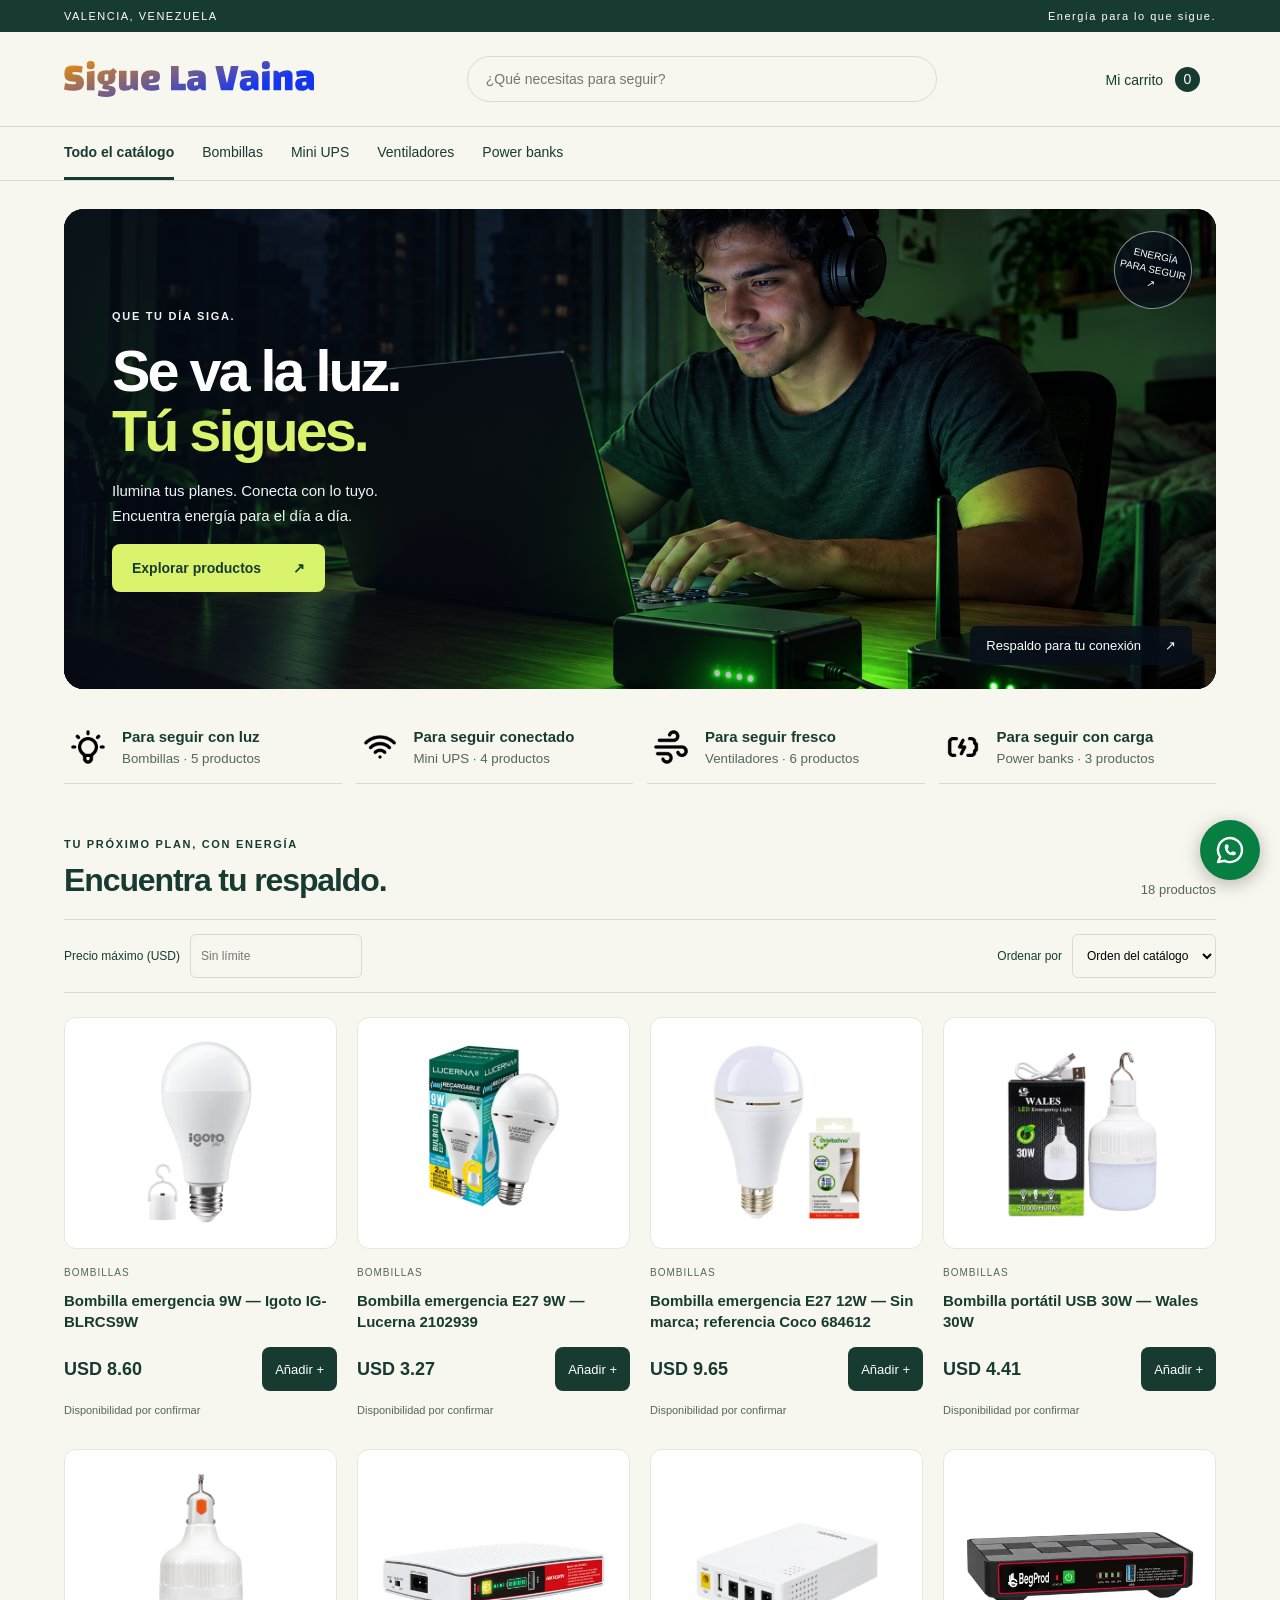
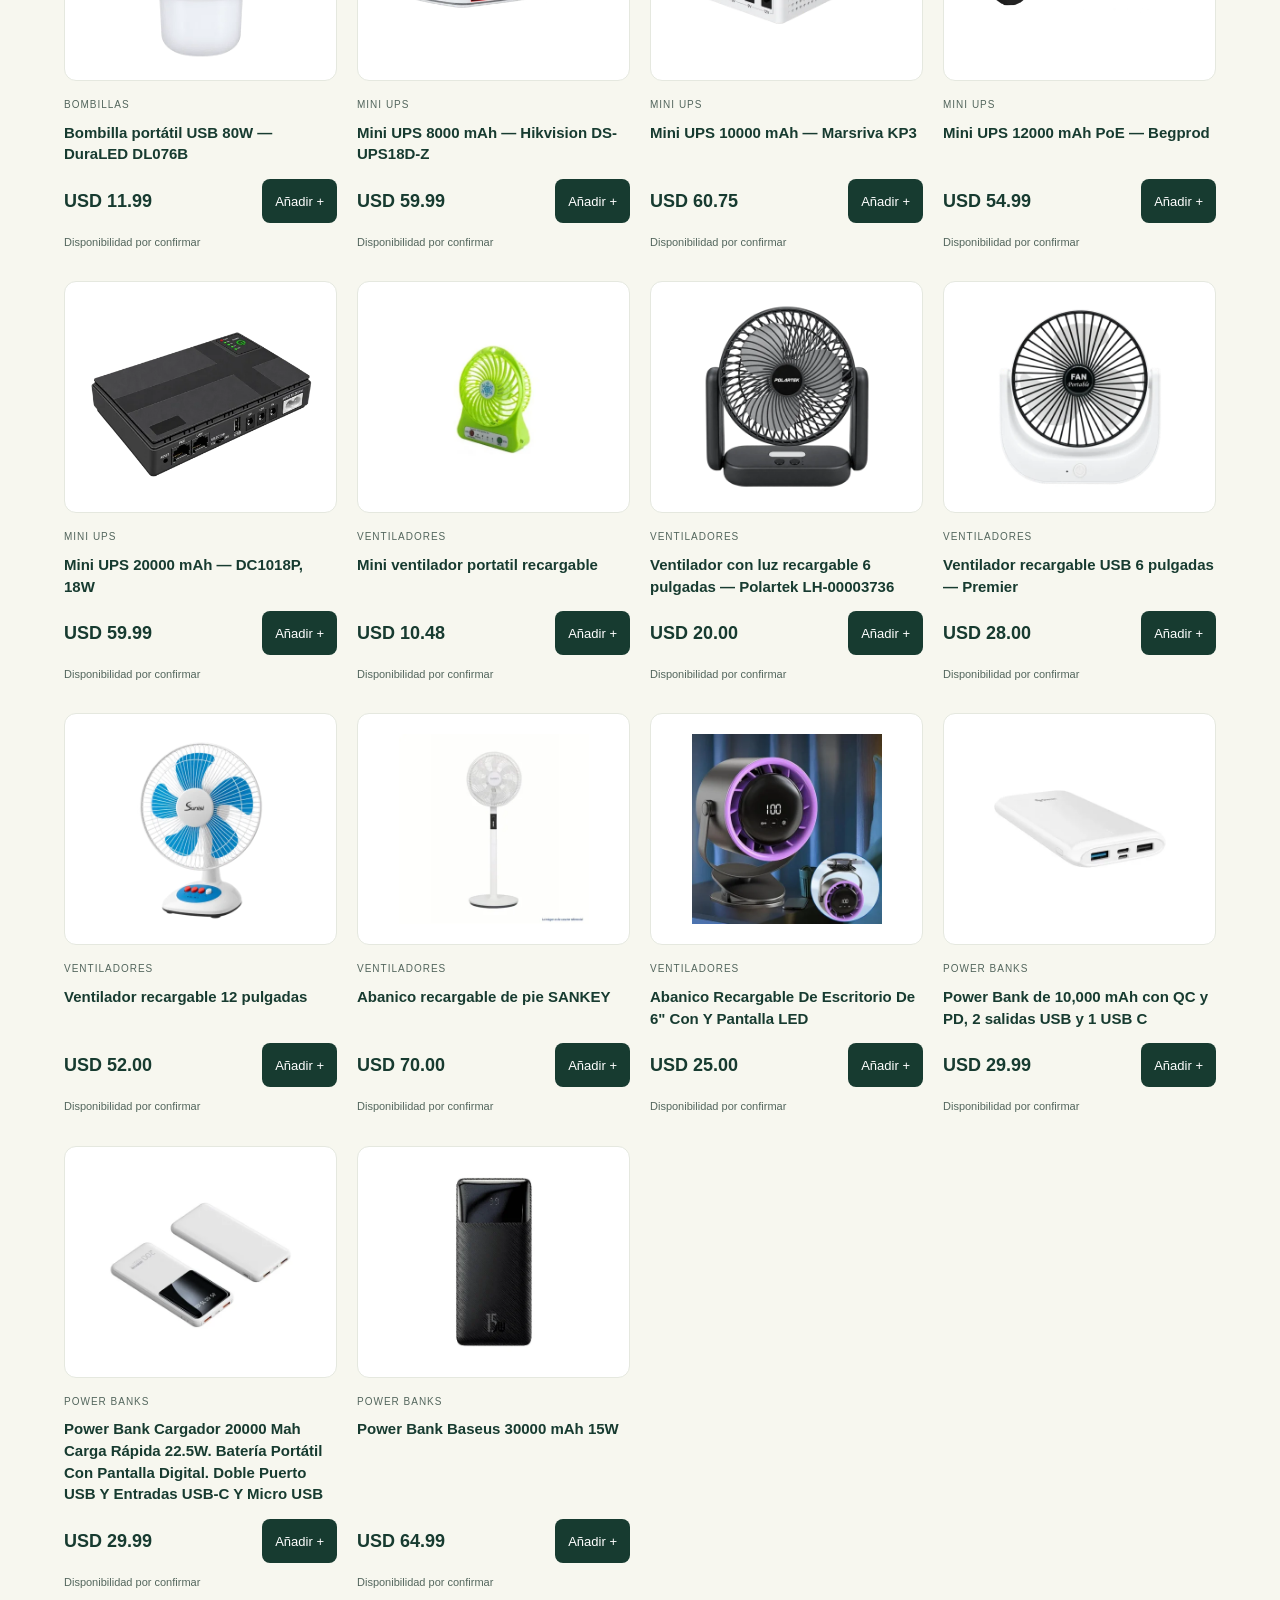
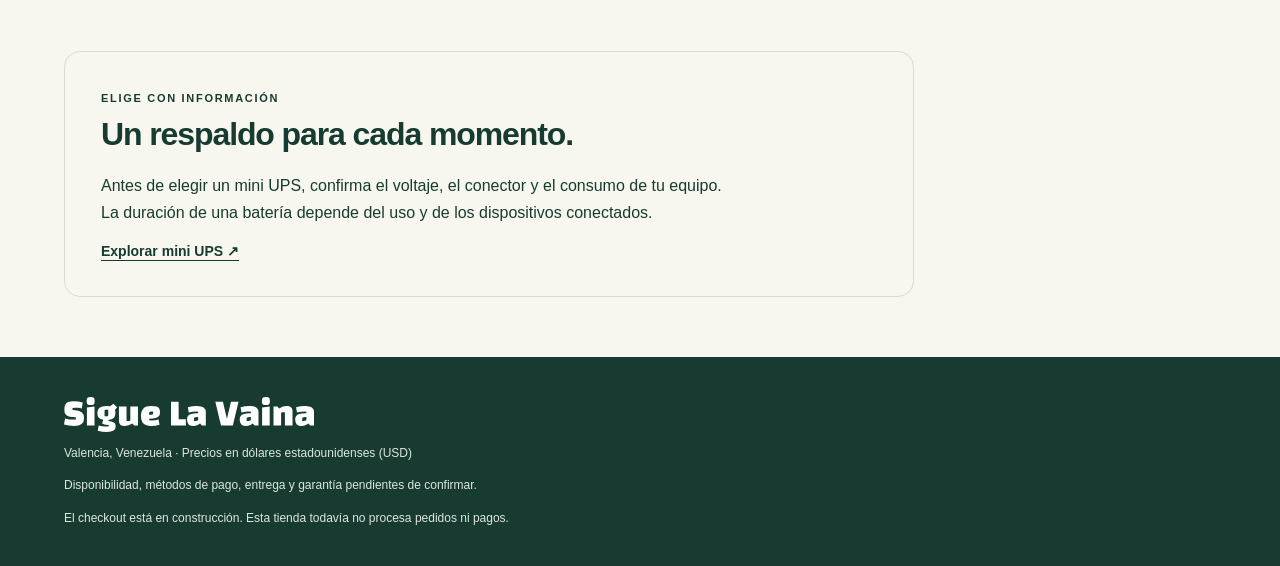
<file: index.html>
<!doctype html><html lang="es"><head><meta charset="utf-8"><!-- Google tag (gtag.js) -->
<script async src="https://www.googletagmanager.com/gtag/js?id=G-93LN6N6DQS"></script>
<script>
  window.dataLayer = window.dataLayer || [];
  function gtag(){dataLayer.push(arguments);}
  gtag('js', new Date());

  gtag('config', 'G-93LN6N6DQS');
</script><meta name="viewport" content="width=device-width,initial-scale=1"><meta name="description" content="Sigue la Vaina: iluminación, respaldo de internet, ventiladores y power banks en Valencia, Venezuela."><title>Sigue la Vaina · Energía para seguir</title><link rel="stylesheet" href="style.css?v=whatsapp-20261026"><script src="app.js?v=usd-20261029" defer></script><link rel="icon" href="./favicon.ico?v=20261026" sizes="any"><link rel="icon" type="image/png" sizes="32x32" href="./favicon-32x32.png?v=20261026"><link rel="icon" type="image/png" sizes="16x16" href="./favicon-16x16.png?v=20261026"><link rel="apple-touch-icon" sizes="180x180" href="./apple-touch-icon.png?v=20261026"><link rel="manifest" href="./site.webmanifest?v=20261026"><script type="text/javascript">
    (function(c,l,a,r,i,t,y){
        c[a]=c[a]||function(){(c[a].q=c[a].q||[]).push(arguments)};
        t=l.createElement(r);t.async=1;t.src="https://www.clarity.ms/tag/"+i;
        y=l.getElementsByTagName(r)[0];y.parentNode.insertBefore(t,y);
    })(window, document, "clarity", "script", "z4vqwaaoxu");
</script></head><body><a class="skip" href="#main">Ir al contenido</a><div class="top">VALENCIA, VENEZUELA <span>Energía para lo que sigue.</span></div><header><a class="brand" href="#inicio" aria-label="Sigue la Vaina, inicio"><img class="brand-logo" src="assets/brand/logo.svg" alt="Sigue La Vaina" width="283" height="40"></a><label class="search">Buscar productos<input id="search" type="search" placeholder="¿Qué necesitas para seguir?"></label><button id="cartButton" class="cart">Mi carrito <span id="count">0</span></button></header><nav aria-label="Categorías" id="nav"></nav><main id="main" tabindex="-1"><section id="hero" class="hero"><div><span class="eyebrow">QUE TU DÍA SIGA.</span><h1>Se va la luz.<br><em>Tú sigues.</em></h1><p>Ilumina tus planes. Conecta con lo tuyo.<br>Encuentra energía para el día a día.</p><a class="primary" href="#catalogo">Explorar productos <span>↗</span></a></div><div class="hero-photo"><span class="orbit">ENERGÍA<br>PARA SEGUIR ↗</span><img src="assets/landing_image_glow.png" alt="Persona usando su laptop de noche con respaldo de energía para el router" width="1672" height="941" fetchpriority="high"><a href="#producto/7">Respaldo para tu conexión <span>↗</span></a></div></section><section class="needs" aria-label="Compra por necesidad" id="needs"></section><section id="catalogo"><div class="sectionhead"><div><span class="eyebrow">TU PRÓXIMO PLAN, CON ENERGÍA</span><h2 id="heading">Encuentra tu respaldo.</h2></div><span id="results" aria-live="polite"></span></div><div class="toolbar"><label>Precio máximo (USD) <input id="max" type="number" min="0" step="0.01" placeholder="Sin límite"></label><label>Ordenar por <select id="sort"><option value="default">Orden del catálogo</option><option value="asc">Menor precio</option><option value="desc">Mayor precio</option><option value="name">Nombre A–Z</option></select></label></div><div id="grid" class="grid" aria-live="polite"><p>Cargando productos…</p></div></section><section class="guide"><span class="eyebrow">ELIGE CON INFORMACIÓN</span><h2>Un respaldo para cada momento.</h2><p>Antes de elegir un mini UPS, confirma el voltaje, el conector y el consumo de tu equipo. La duración de una batería depende del uso y de los dispositivos conectados.</p><a href="#categoria/mini-ups">Explorar mini UPS ↗</a></section></main><footer><a class="brand" href="#inicio"><img class="brand-logo" src="assets/brand/logo-white.svg" alt="Sigue La Vaina" width="283" height="40"></a><p>Valencia, Venezuela · Precios en dólares estadounidenses (USD)</p><p>Disponibilidad, métodos de pago, entrega y garantía pendientes de confirmar.</p><small>El checkout está en construcción. Esta tienda todavía no procesa pedidos ni pagos.</small></footer><dialog id="detail" aria-labelledby="detailTitle"></dialog><dialog id="basket" aria-labelledby="basketTitle"></dialog><div id="toast" role="status"></div><a class="whatsapp-float" href="https://wa.me/584121332966" target="_blank" rel="noopener noreferrer" aria-label="Chatear por WhatsApp al +58 412 133 2966">
  <svg xmlns="http://www.w3.org/2000/svg" width="32" height="32" viewBox="0 0 24 24" fill="none" stroke="currentColor" stroke-width="1.8" stroke-linecap="round" stroke-linejoin="round" aria-hidden="true" focusable="false">
    <path d="M3 21l1.65-3.8a9 9 0 1 1 3.4 2.9L3 21"/>
    <path d="M9 10a.5.5 0 0 0 1 0V9a.5.5 0 0 0-1 0v1a5 5 0 0 0 5 5h1a.5.5 0 0 0 0-1h-1a.5.5 0 0 0 0 1"/>
  </svg>
</a>
</body></html>
</file>
<file: style.css>
:root{--ink:#173b30;--paper:#f7f7ef;--lime:#d9f46c;--line:#d7dbd3;--muted:#53665d;--white:#fff;--radius:16px;font-family:Arial,Helvetica,sans-serif;color:var(--ink);background:var(--paper)}*{box-sizing:border-box}body{margin:0}a{color:inherit}button,input,select{font:inherit}button,a,input,select{touch-action:manipulation}button,a{cursor:pointer}button{color:inherit}button:focus-visible,a:focus-visible,input:focus-visible,select:focus-visible,summary:focus-visible{outline:3px solid #a94716;outline-offset:4px}button{min-height:44px;border:1px solid var(--line);border-radius:8px;background:white;padding:10px 16px}a{text-underline-offset:4px}.top{padding:10px 5%;background:var(--ink);color:white;font-size:11px;letter-spacing:1.5px;display:flex;justify-content:space-between}header{padding:24px 5%;display:flex;align-items:center;gap:40px;background:var(--paper)}.brand{font-weight:900;font-size:26px;line-height:.9;text-decoration:none;letter-spacing:-1.5px;display:flex;align-items:center;gap:12px}.mark{background:var(--lime);border-radius:50%;width:44px;height:44px;display:grid;place-items:center;font-size:35px}.dot{color:#50701b}.search{margin:auto;max-width:470px;flex:1;font-size:0}.search input{font-size:14px;width:100%;border:1px solid var(--line);padding:14px 18px;border-radius:30px;background:transparent}.cart{background:transparent;border:0;font-size:14px}.cart span{display:inline-grid;place-items:center;background:var(--ink);color:white;border-radius:50%;width:25px;height:25px;margin-left:8px}nav{border-block:1px solid var(--line);padding:0 5%;display:flex;gap:28px;overflow:auto}nav a{white-space:nowrap;text-decoration:none;padding:17px 0;font-size:14px;border-bottom:3px solid transparent}nav a[aria-current]{border-color:var(--ink);font-weight:bold}main{max-width:1440px;margin:auto;padding:28px 5% 60px}.hero{display:grid;grid-template-columns:1fr 1fr;min-height:350px;border-radius:20px;background:#e7ebdf;overflow:hidden}.hero>div:first-child{padding:38px 42px}.eyebrow{font-size:11px;font-weight:700;letter-spacing:1.7px}h1{font-size:clamp(38px,4.5vw,65px);line-height:1.03;letter-spacing:-3px;margin:18px 0}h1 em{font-style:normal;color:#507046}p{line-height:1.65}.hero p{font-size:15px}.primary{display:inline-flex;align-items:center;justify-content:space-between;gap:32px;border:0;text-decoration:none;background:var(--ink);color:white;padding:15px 20px;border-radius:8px;font-weight:600;font-size:14px;min-height:48px}.hero-photo{position:relative;display:flex;flex-direction:column;justify-content:center;align-items:center;background:#dee5d5;padding:20px}.hero-photo img{width:90%;height:260px;object-fit:contain;mix-blend-mode:multiply}.hero-photo>a{align-self:stretch;display:flex;justify-content:space-between;padding:10px 16px;font-size:13px;text-decoration:none}.orbit{position:absolute;right:24px;top:22px;border:1px solid #728561;border-radius:50%;height:78px;width:78px;display:grid;place-content:center;font-size:10px;line-height:1.4;text-align:center;transform:rotate(12deg)}.needs{display:grid;grid-template-columns:repeat(4,1fr);gap:14px;margin:22px 0 50px}.need{display:flex;justify-content:space-between;gap:10px;text-decoration:none;border-bottom:1px solid var(--line);padding:16px 4px}.need b{display:block;font-size:15px}.need small{display:block;color:var(--muted);margin-top:6px}.sectionhead{display:flex;align-items:end;justify-content:space-between;gap:16px}h2{font-size:32px;letter-spacing:-1.1px;margin:10px 0 20px}.sectionhead>span{font-size:13px;margin-bottom:22px;color:var(--muted)}.toolbar{display:flex;justify-content:space-between;gap:16px;border-block:1px solid var(--line);padding:14px 0;margin-bottom:24px}.toolbar label{font-size:12px;display:flex;align-items:center;gap:10px}.toolbar input,.toolbar select{padding:10px;border:1px solid var(--line);border-radius:6px;background:transparent;min-height:44px;max-width:185px}.grid{display:grid;grid-template-columns:repeat(4,minmax(0,1fr));gap:30px 20px}.card{display:flex;flex-direction:column;min-width:0}.product-image{position:relative;display:block;border-radius:12px;background:white;overflow:hidden;border:1px solid #e5e8df}.product-image img{display:block;width:100%;height:230px;object-fit:contain;padding:20px}.category{font-size:10px;letter-spacing:1px;text-transform:uppercase;color:var(--muted);margin:16px 0 8px}.card h3{font-size:15px;line-height:1.45;margin:0 0 14px;font-weight:600}.card h3 a{text-decoration:none}.card-bottom{display:flex;align-items:center;justify-content:space-between;gap:8px;margin-top:auto}.price{font-size:18px;font-weight:bold;white-space:nowrap}.add{border:0;background:var(--ink);color:white;padding:10px 13px;font-size:13px}.stock{font-size:11px;color:var(--muted);margin:10px 0 0}.guide{margin-top:60px;padding:36px;border:1px solid var(--line);border-radius:16px;max-width:850px}.guide p{max-width:640px}.guide a{font-size:14px;font-weight:bold}footer{background:var(--ink);color:#fff;padding:40px 5%}footer p,footer small{font-size:12px;color:#dde6df}dialog{border:0;border-radius:16px;padding:28px;width:min(900px,94vw);max-height:90dvh;overflow:auto;color:var(--ink);background:var(--paper)}dialog::backdrop{background:#102c25a6}.close{float:right}.detail-layout{display:grid;grid-template-columns:1fr 1fr;gap:28px;clear:both;padding-top:20px}.detail-layout img{width:100%;height:330px;object-fit:contain;background:white;border-radius:12px}.detail-layout h2{font-size:26px}.specs{white-space:pre-line;line-height:1.8;font-size:14px}.notice{padding:14px;background:#e8eddd;border-radius:8px;font-size:13px;line-height:1.6}.basket-row{display:grid;grid-template-columns:70px 1fr auto;align-items:center;gap:14px;border-bottom:1px solid var(--line);padding:18px 0}.basket-row img{height:70px;width:70px;object-fit:contain;background:white}.basket-row h3{font-size:14px}.quantity{display:flex;gap:8px;align-items:center;flex-wrap:wrap}.quantity button{padding:8px 12px}.basket-total{display:flex;justify-content:space-between;font-size:20px;margin:24px 0}.empty{grid-column:1/-1;padding:45px;text-align:center;border:1px dashed var(--line);border-radius:12px}.skip{position:absolute;top:-90px;background:white;padding:16px;z-index:10}.skip:focus{top:0}#toast{position:fixed;bottom:24px;left:50%;transform:translateX(-50%);background:var(--ink);color:white;border-radius:8px;padding:14px 22px;z-index:5;display:none}@media(min-width:1500px){header,nav,.top,footer{padding-left:calc((100vw - 1296px)/2);padding-right:calc((100vw - 1296px)/2)}}@media(max-width:950px){.grid{grid-template-columns:repeat(3,minmax(0,1fr))}header{gap:20px}.hero>div:first-child{padding:30px}.needs{gap:10px}.need b{font-size:13px}.card-bottom{align-items:start;flex-direction:column}.add{width:100%}}@media(max-width:640px){header{flex-wrap:wrap;padding:20px 5%;gap:18px}.brand{font-size:23px}.search{order:3;flex-basis:100%;max-width:none}.cart{margin-left:auto}.top span{display:none}nav{gap:22px}nav a{font-size:12px}main{padding-top:18px}.hero{grid-template-columns:1.1fr .9fr;min-height:290px}.hero>div:first-child{padding:25px 18px}h1{font-size:37px;letter-spacing:-1.8px}.hero p{font-size:12px}.hero .eyebrow{font-size:8px}.hero .primary{font-size:12px;padding:12px;gap:12px}.hero-photo{padding:8px}.hero-photo img{height:180px;width:100%;padding-top:20px}.hero-photo>a{font-size:10px;padding:10px 0;gap:5px}.orbit{width:58px;height:58px;font-size:8px;top:12px;right:8px}.needs{grid-template-columns:1fr 1fr;margin-bottom:35px}.grid{grid-template-columns:repeat(2,minmax(0,1fr));gap:24px 12px}.product-image img{height:165px;padding:12px}.card h3{font-size:13px}.price{font-size:16px}.stock{font-size:10px}.toolbar{align-items:start}.toolbar label{flex-direction:column;align-items:start;gap:7px;min-width:0}.toolbar input,.toolbar select{width:100%;font-size:12px}.toolbar label{width:50%}h2{font-size:26px}.sectionhead .eyebrow{font-size:8px}.sectionhead>span{white-space:nowrap;font-size:11px}.detail-layout{grid-template-columns:1fr}.detail-layout img{height:240px}dialog{padding:20px}.basket-row{grid-template-columns:55px 1fr}.basket-row>div:last-child{grid-column:2}.guide{padding:24px}.basket-row img{width:55px}.primary{width:auto}}@media(prefers-reduced-motion:reduce){*{scroll-behavior:auto!important;animation:none!important;transition:none!important}}

[hidden]{display:none!important}

.brand-logo{display:block;width:250px;max-width:100%;height:auto}.need{align-items:center}.need-icon{display:block;flex:0 0 40px;width:40px;height:40px;object-fit:contain}@media(max-width:640px){.brand-logo{width:200px}.need-icon{flex-basis:32px;width:32px;height:32px}}

.hero-photo{background:#0c1420;isolation:isolate}.hero-photo img{position:absolute;inset:0;width:100%;height:100%;object-fit:cover;object-position:70% center;mix-blend-mode:normal;padding:0;z-index:-1}.hero-photo .orbit{color:#fff;border-color:#ffffff80;background:#0c142080}.hero-photo>a{margin-top:auto;color:#fff;background:#0c1420c9;border-radius:6px;z-index:1}

.need{justify-content:flex-start;gap:14px}.need>span{min-width:0}

#needs .need{display:flex;flex-direction:row;justify-content:flex-start;align-items:center;gap:14px}#needs .need-icon{order:-1}#needs .need>span{order:0}

.hero{position:relative;isolation:isolate;display:flex;align-items:center;min-height:480px;background:#080f1b;color:#fff}
.hero>div:first-child{position:relative;z-index:2;width:55%;padding:48px;pointer-events:none}
.hero>div:first-child a{pointer-events:auto}
.hero h1{color:#fff}
.hero h1 em{color:#d9f46c}
.hero p,.hero .eyebrow{color:#f1f4f7}
.hero .primary{background:#d9f46c;color:#173b30}
.hero .primary:focus-visible{outline-color:#fff}
.hero .hero-photo{position:absolute;inset:0;z-index:0;padding:24px;display:flex;align-items:stretch;justify-content:flex-end;background:#080f1b;isolation:auto}
.hero .hero-photo img{position:absolute;inset:0;z-index:0;width:100%;height:100%;padding:0;object-fit:cover;object-position:center;mix-blend-mode:normal}
.hero .hero-photo::after{content:"";position:absolute;inset:0;z-index:1;pointer-events:none;background:linear-gradient(90deg,rgba(5,11,21,.88),rgba(5,11,21,.6) 38%,rgba(5,11,21,.05) 70%)}
.hero .hero-photo .orbit{z-index:2;color:#fff;border-color:#ffffff80;background:#080f1bb3}
.hero .hero-photo>a{position:absolute;right:24px;bottom:24px;z-index:2;max-width:42%;padding:12px 16px;background:#080f1bd9;color:#fff;gap:24px}
@media(max-width:950px){.hero>div:first-child{width:65%;padding:36px}}
@media(max-width:640px){.hero{min-height:470px;align-items:flex-start}.hero>div:first-child{width:100%;padding:32px 24px 100px}.hero h1{font-size:42px}.hero .eyebrow{font-size:10px}.hero p{font-size:14px}.hero .hero-photo img{object-position:65% center}.hero .hero-photo::after{background:linear-gradient(90deg,rgba(5,11,21,.9),rgba(5,11,21,.62) 65%,rgba(5,11,21,.3))}.hero .hero-photo .orbit{display:none}.hero .hero-photo>a{left:24px;right:24px;bottom:20px;max-width:none;font-size:12px}.hero .primary{font-size:13px}}

.whatsapp-float{position:fixed;right:max(20px,env(safe-area-inset-right));bottom:max(20px,env(safe-area-inset-bottom));z-index:1000;display:grid;place-items:center;width:60px;height:60px;border-radius:50%;background:#087f42;color:#fff;box-shadow:0 4px 18px #0004;text-decoration:none;transition:background .15s ease,transform .15s ease}.whatsapp-float:hover{background:#066b37;transform:translateY(-2px)}.whatsapp-float:focus-visible{outline:3px solid #fff;outline-offset:3px;box-shadow:0 0 0 6px #173b30}.whatsapp-float svg{display:block;pointer-events:none}@media(max-width:640px){.whatsapp-float{width:56px;height:56px;right:max(16px,env(safe-area-inset-right));bottom:max(16px,env(safe-area-inset-bottom))}}
</file>
